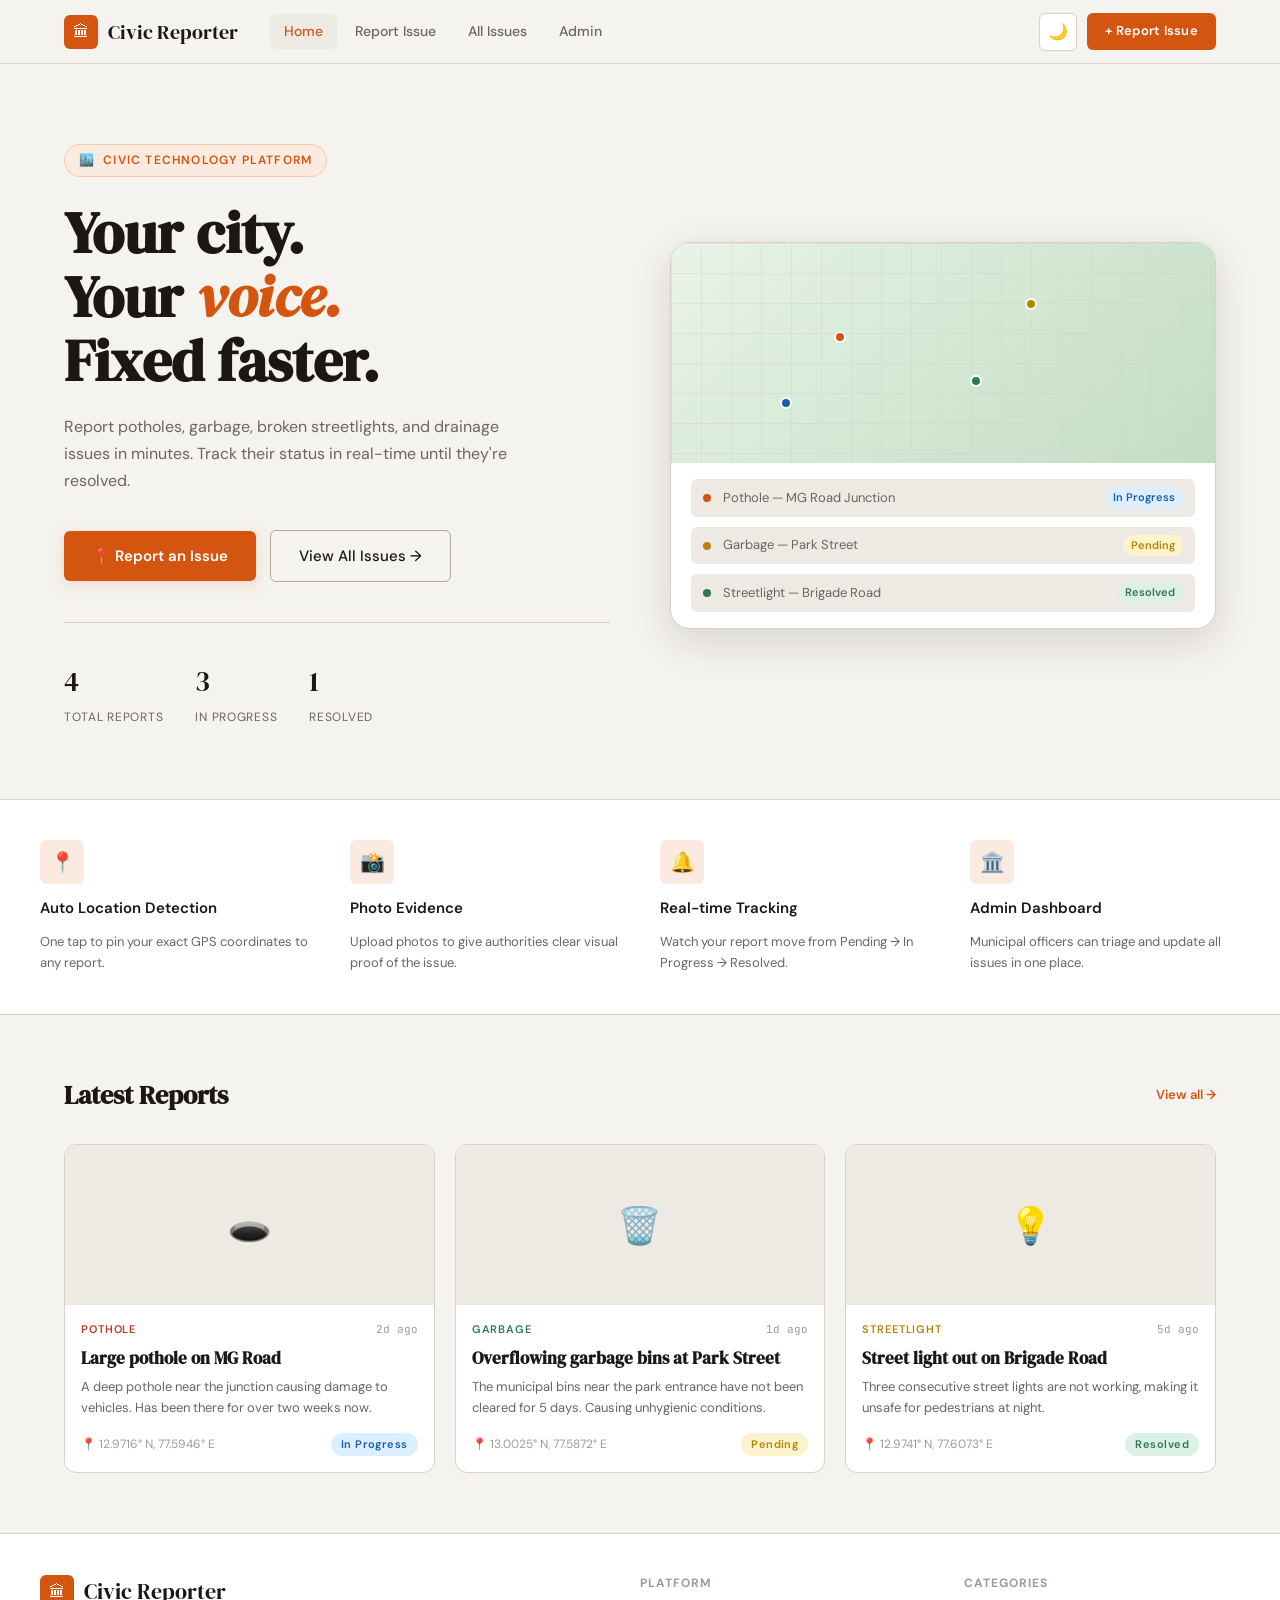
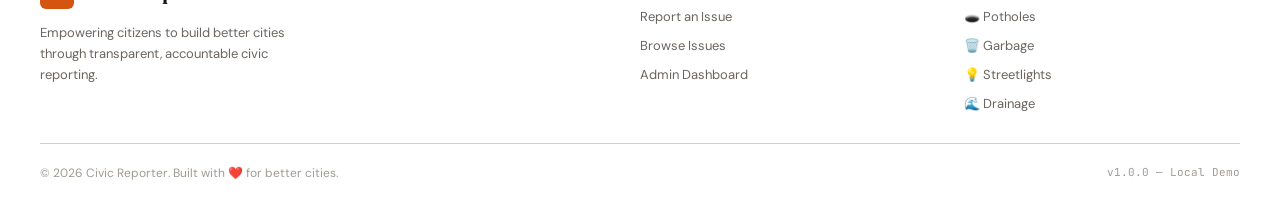
<file: civic-reporter/index.html>
<!DOCTYPE html>
<html lang="en" data-theme="light">
<head>
  <meta charset="UTF-8">
  <meta name="viewport" content="width=device-width, initial-scale=1.0">
  <title>Civic Reporter — Report. Track. Resolve.</title>
  <meta name="description" content="A civic-tech platform to report and track public issues like potholes, garbage, drainage failures and more.">
  <link rel="stylesheet" href="css/style.css">
  <link rel="icon" href="data:image/svg+xml,<svg xmlns='http://www.w3.org/2000/svg' viewBox='0 0 100 100'><text y='.9em' font-size='90'>🏛️</text></svg>">
</head>
<body>

  <!-- NAVBAR -->
  <nav class="navbar" role="navigation" aria-label="Main navigation">
    <div class="navbar-inner">
      <a href="index.html" class="logo" aria-label="Civic Reporter Home">
        <div class="logo-icon" aria-hidden="true">🏛</div>
        Civic Reporter
      </a>
      <div class="nav-links">
        <a href="index.html">Home</a>
        <a href="report.html">Report Issue</a>
        <a href="issues.html">All Issues</a>
        <a href="admin.html">Admin</a>
      </div>
      <div class="nav-actions">
        <button class="theme-toggle" aria-label="Toggle dark mode">🌙</button>
        <a href="report.html" class="btn-report-nav">+ Report Issue</a>
        <button class="hamburger" aria-label="Open menu" aria-expanded="false">
          <span></span><span></span><span></span>
        </button>
      </div>
    </div>
  </nav>

  <!-- MOBILE MENU -->
  <div class="mobile-menu" role="menu">
    <a href="index.html" role="menuitem">🏠 Home</a>
    <a href="report.html" role="menuitem">📍 Report Issue</a>
    <a href="issues.html" role="menuitem">📋 All Issues</a>
    <a href="admin.html" role="menuitem">🏛️ Admin</a>
  </div>

  <!-- HERO -->
  <main>
    <section class="hero" aria-label="Hero section">
      <div class="hero-content">
        <div class="hero-eyebrow">
          <span>🏙️</span> Civic Technology Platform
        </div>
        <h1 class="hero-title">
          Your city.<br>
          Your <em>voice.</em><br>
          Fixed faster.
        </h1>
        <p class="hero-desc">
          Report potholes, garbage, broken streetlights, and drainage issues in minutes.
          Track their status in real-time until they're resolved.
        </p>
        <div class="hero-cta">
          <a href="report.html" class="btn-primary">
            📍 Report an Issue
          </a>
          <a href="issues.html" class="btn-secondary">
            View All Issues →
          </a>
        </div>
        <div class="hero-stats">
          <div class="stat-item">
            <span class="stat-num" id="stat-total">0</span>
            <span class="stat-label">Total Reports</span>
          </div>
          <div class="stat-item">
            <span class="stat-num" id="stat-pending">0</span>
            <span class="stat-label">In Progress</span>
          </div>
          <div class="stat-item">
            <span class="stat-num" id="stat-resolved">0</span>
            <span class="stat-label">Resolved</span>
          </div>
        </div>
      </div>

      <!-- Hero Visual -->
      <div class="hero-visual" aria-hidden="true">
        <div class="hero-map-card">
          <div class="hero-map-bg">
            <div class="map-grid"></div>
            <div class="map-dot"></div>
            <div class="map-dot"></div>
            <div class="map-dot"></div>
            <div class="map-dot"></div>
          </div>
          <div class="hero-map-info">
            <div class="mini-issue-item">
              <div class="mini-issue-dot" style="background:var(--accent)"></div>
              <span class="mini-issue-text">Pothole — MG Road Junction</span>
              <span class="mini-issue-badge badge-progress">In Progress</span>
            </div>
            <div class="mini-issue-item">
              <div class="mini-issue-dot" style="background:var(--yellow)"></div>
              <span class="mini-issue-text">Garbage — Park Street</span>
              <span class="mini-issue-badge badge-pending">Pending</span>
            </div>
            <div class="mini-issue-item">
              <div class="mini-issue-dot" style="background:var(--green)"></div>
              <span class="mini-issue-text">Streetlight — Brigade Road</span>
              <span class="mini-issue-badge badge-resolved">Resolved</span>
            </div>
          </div>
        </div>
      </div>
    </section>

    <!-- FEATURES STRIP -->
    <section class="features-strip" aria-label="Platform features">
      <div class="features-inner">
        <div class="feature-item">
          <div class="feature-icon">📍</div>
          <div class="feature-title">Auto Location Detection</div>
          <p class="feature-text">One tap to pin your exact GPS coordinates to any report.</p>
        </div>
        <div class="feature-item">
          <div class="feature-icon">📸</div>
          <div class="feature-title">Photo Evidence</div>
          <p class="feature-text">Upload photos to give authorities clear visual proof of the issue.</p>
        </div>
        <div class="feature-item">
          <div class="feature-icon">🔔</div>
          <div class="feature-title">Real-time Tracking</div>
          <p class="feature-text">Watch your report move from Pending → In Progress → Resolved.</p>
        </div>
        <div class="feature-item">
          <div class="feature-icon">🏛️</div>
          <div class="feature-title">Admin Dashboard</div>
          <p class="feature-text">Municipal officers can triage and update all issues in one place.</p>
        </div>
      </div>
    </section>

    <!-- LATEST ISSUES -->
    <section aria-label="Latest reported issues">
      <div class="section-header">
        <h2 class="section-title">Latest Reports</h2>
        <a href="issues.html" class="section-link">View all →</a>
      </div>
      <div class="issues-grid" id="latest-issues-grid" role="list">
        <!-- Populated by app.js -->
      </div>
    </section>
  </main>

  <!-- FOOTER -->
  <footer role="contentinfo">
    <div class="footer-inner">
      <div class="footer-brand">
        <div class="footer-brand-logo">
          <div class="logo-icon" aria-hidden="true">🏛</div>
          Civic Reporter
        </div>
        <p class="footer-brand-desc">
          Empowering citizens to build better cities through transparent, accountable civic reporting.
        </p>
      </div>
      <div>
        <div class="footer-col-title">Platform</div>
        <nav class="footer-links">
          <a href="report.html">Report an Issue</a>
          <a href="issues.html">Browse Issues</a>
          <a href="admin.html">Admin Dashboard</a>
        </nav>
      </div>
      <div>
        <div class="footer-col-title">Categories</div>
        <nav class="footer-links">
          <a href="issues.html">🕳️ Potholes</a>
          <a href="issues.html">🗑️ Garbage</a>
          <a href="issues.html">💡 Streetlights</a>
          <a href="issues.html">🌊 Drainage</a>
        </nav>
      </div>
    </div>
    <div class="footer-bottom">
      <span class="footer-copy">© 2026 Civic Reporter. Built with ❤️ for better cities.</span>
      <span class="footer-copy" style="font-family:var(--font-mono);font-size:11px;">v1.0.0 — Local Demo</span>
    </div>
  </footer>

  <!-- Scripts -->
  <script src="js/storage.js"></script>
  <script src="js/utils.js"></script>
  <script src="js/ui.js"></script>
  <script src="js/app.js"></script>
</body>
</html>
</file>
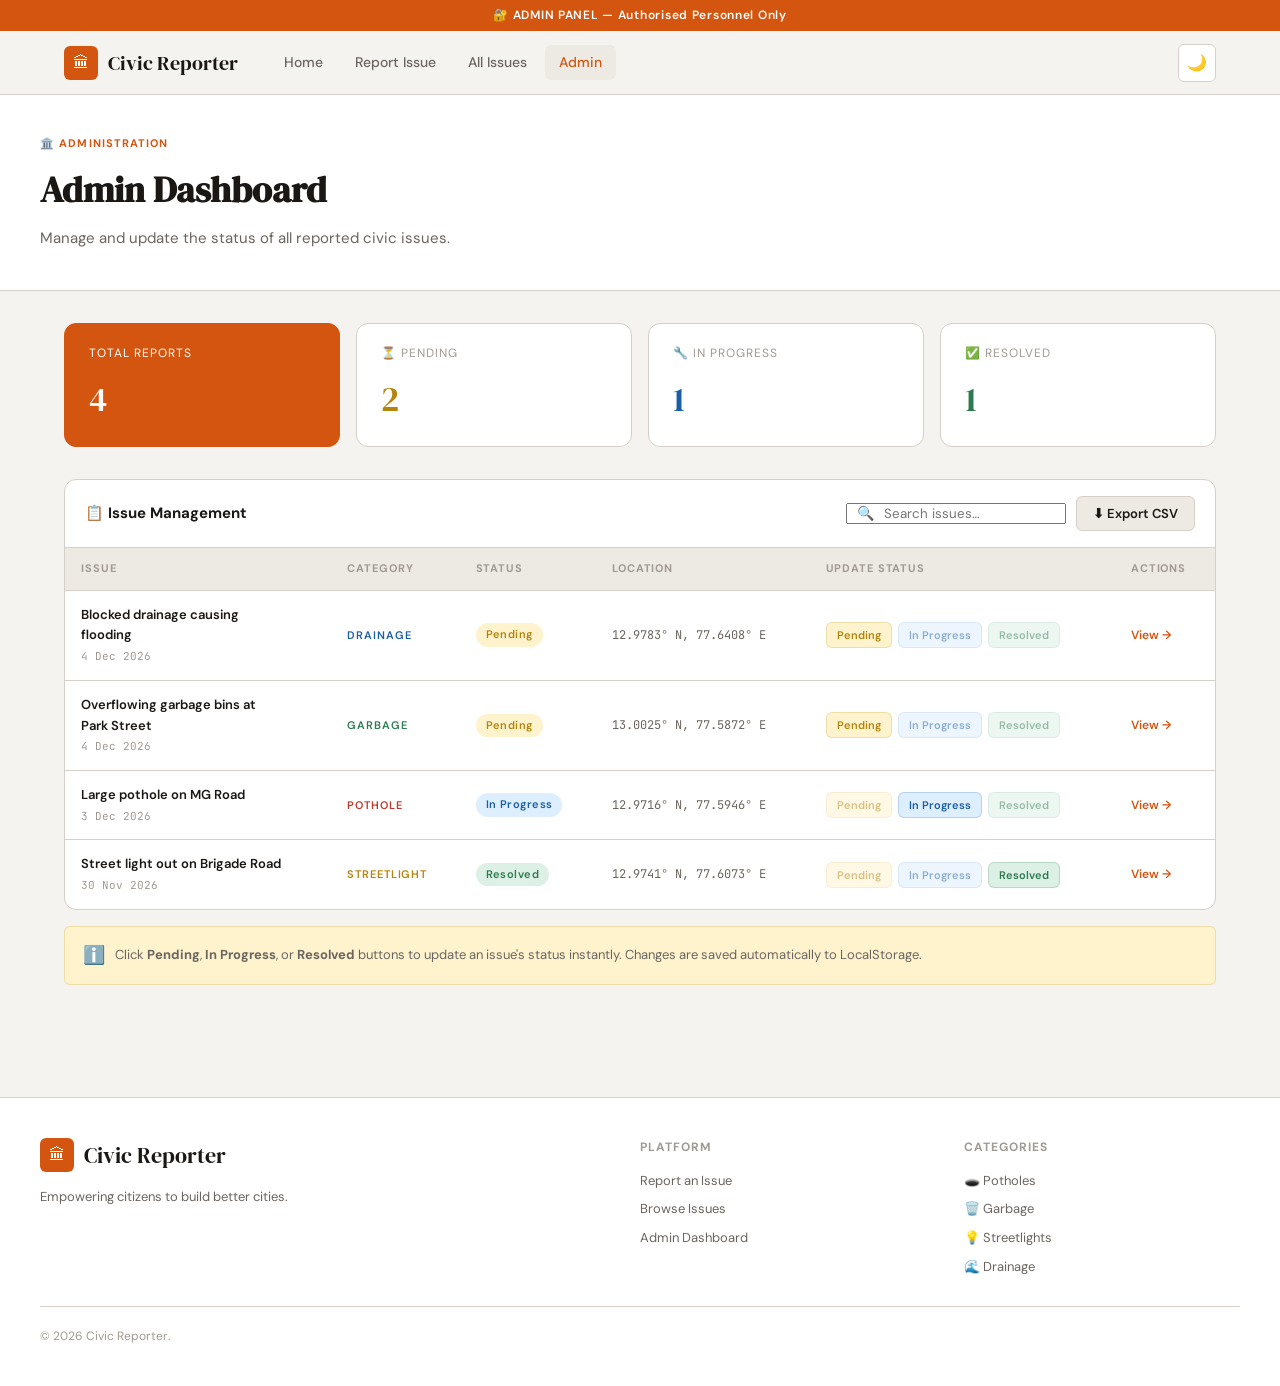
<file: civic-reporter/admin.html>
<!DOCTYPE html>
<html lang="en" data-theme="light">
<head>
  <meta charset="UTF-8">
  <meta name="viewport" content="width=device-width, initial-scale=1.0">
  <title>Admin Dashboard — Civic Reporter</title>
  <link rel="stylesheet" href="css/style.css">
  <link rel="icon" href="data:image/svg+xml,<svg xmlns='http://www.w3.org/2000/svg' viewBox='0 0 100 100'><text y='.9em' font-size='90'>🏛️</text></svg>">
  <style>
    /* Admin-only extra styles */
    .admin-header-bar {
      background: var(--accent);
      color: #fff;
      font-size: 12px;
      font-weight: 600;
      letter-spacing: 0.06em;
      text-align: center;
      padding: 6px 24px;
    }
    .admin-toolbar-right {
      display: flex;
      gap: 10px;
      align-items: center;
    }
    .btn-export {
      background: var(--bg-subtle);
      border: 1px solid var(--border);
      padding: 8px 16px;
      border-radius: var(--radius-sm);
      font-size: 13px;
      font-weight: 600;
      color: var(--text);
      cursor: pointer;
      display: flex;
      align-items: center;
      gap: 6px;
      transition: background var(--transition);
    }
    .btn-export:hover { background: var(--border); }
    .admin-search-wrapper {
      position: relative;
    }
    .admin-search-wrapper input {
      padding-left: 36px;
      width: 220px;
    }
    .admin-search-icon {
      position: absolute;
      left: 11px;
      top: 50%;
      transform: translateY(-50%);
      font-size: 14px;
      pointer-events: none;
    }
  </style>
</head>
<body>

  <!-- ADMIN BANNER -->
  <div class="admin-header-bar">
    🔐 ADMIN PANEL — Authorised Personnel Only
  </div>

  <!-- NAVBAR -->
  <nav class="navbar">
    <div class="navbar-inner">
      <a href="index.html" class="logo">
        <div class="logo-icon">🏛</div>
        Civic Reporter
      </a>
      <div class="nav-links">
        <a href="index.html">Home</a>
        <a href="report.html">Report Issue</a>
        <a href="issues.html">All Issues</a>
        <a href="admin.html">Admin</a>
      </div>
      <div class="nav-actions">
        <button class="theme-toggle" aria-label="Toggle dark mode">🌙</button>
        <button class="hamburger" aria-label="Open menu">
          <span></span><span></span><span></span>
        </button>
      </div>
    </div>
  </nav>
  <div class="mobile-menu">
    <a href="index.html">🏠 Home</a>
    <a href="report.html">📍 Report Issue</a>
    <a href="issues.html">📋 All Issues</a>
    <a href="admin.html">🏛️ Admin</a>
  </div>

  <!-- PAGE HERO -->
  <div class="page-hero">
    <div class="page-hero-inner">
      <div class="page-hero-tag">🏛️ Administration</div>
      <h1 class="page-hero-title">Admin Dashboard</h1>
      <p class="page-hero-sub">Manage and update the status of all reported civic issues.</p>
    </div>
  </div>

  <main>
    <div class="admin-container">

      <!-- Stats Row -->
      <div class="admin-stats-row">
        <div class="admin-stat-card accent-card">
          <div class="admin-stat-label">Total Reports</div>
          <div class="admin-stat-num" id="admin-stat-total">0</div>
        </div>
        <div class="admin-stat-card">
          <div class="admin-stat-label">⏳ Pending</div>
          <div class="admin-stat-num" id="admin-stat-pending" style="color:var(--yellow)">0</div>
        </div>
        <div class="admin-stat-card">
          <div class="admin-stat-label">🔧 In Progress</div>
          <div class="admin-stat-num" id="admin-stat-progress" style="color:var(--blue)">0</div>
        </div>
        <div class="admin-stat-card">
          <div class="admin-stat-label">✅ Resolved</div>
          <div class="admin-stat-num" id="admin-stat-resolved" style="color:var(--green)">0</div>
        </div>
      </div>

      <!-- Table Card -->
      <div class="table-card">
        <div class="table-toolbar">
          <span class="table-title">📋 Issue Management</span>
          <div class="admin-toolbar-right">
            <div class="admin-search-wrapper">
              <span class="admin-search-icon">🔍</span>
              <input
                type="search"
                id="admin-search"
                placeholder="Search issues…"
                autocomplete="off"
                aria-label="Search issues in admin"
              >
            </div>
            <button class="btn-export" id="export-btn" aria-label="Export as CSV">
              ⬇ Export CSV
            </button>
          </div>
        </div>

        <div class="table-wrapper" role="region" aria-label="Issues table" tabindex="0">
          <table aria-label="Civic issues management table">
            <thead>
              <tr>
                <th>Issue</th>
                <th>Category</th>
                <th>Status</th>
                <th>Location</th>
                <th>Update Status</th>
                <th>Actions</th>
              </tr>
            </thead>
            <tbody id="admin-tbody">
              <!-- Populated by app.js -->
            </tbody>
          </table>
        </div>
      </div>

      <!-- Help note -->
      <div style="margin-top:16px;padding:14px 18px;background:var(--yellow-light);border:1px solid rgba(181,132,10,0.2);border-radius:var(--radius-sm);display:flex;align-items:center;gap:10px;">
        <span style="font-size:18px;">ℹ️</span>
        <p style="font-size:13px;color:var(--text-muted);">
          Click <strong>Pending</strong>, <strong>In Progress</strong>, or <strong>Resolved</strong> buttons to update an issue's status instantly.
          Changes are saved automatically to LocalStorage.
        </p>
      </div>

    </div>
  </main>

  <!-- FOOTER -->
  <footer>
    <div class="footer-inner">
      <div class="footer-brand">
        <div class="footer-brand-logo"><div class="logo-icon">🏛</div> Civic Reporter</div>
        <p class="footer-brand-desc">Empowering citizens to build better cities.</p>
      </div>
      <div>
        <div class="footer-col-title">Platform</div>
        <nav class="footer-links">
          <a href="report.html">Report an Issue</a>
          <a href="issues.html">Browse Issues</a>
          <a href="admin.html">Admin Dashboard</a>
        </nav>
      </div>
      <div>
        <div class="footer-col-title">Categories</div>
        <nav class="footer-links">
          <a href="issues.html">🕳️ Potholes</a>
          <a href="issues.html">🗑️ Garbage</a>
          <a href="issues.html">💡 Streetlights</a>
          <a href="issues.html">🌊 Drainage</a>
        </nav>
      </div>
    </div>
    <div class="footer-bottom">
      <span class="footer-copy">© 2026 Civic Reporter.</span>
    </div>
  </footer>

  <script src="js/storage.js"></script>
  <script src="js/utils.js"></script>
  <script src="js/ui.js"></script>
  <script src="js/app.js"></script>
</body>
</html>
</file>
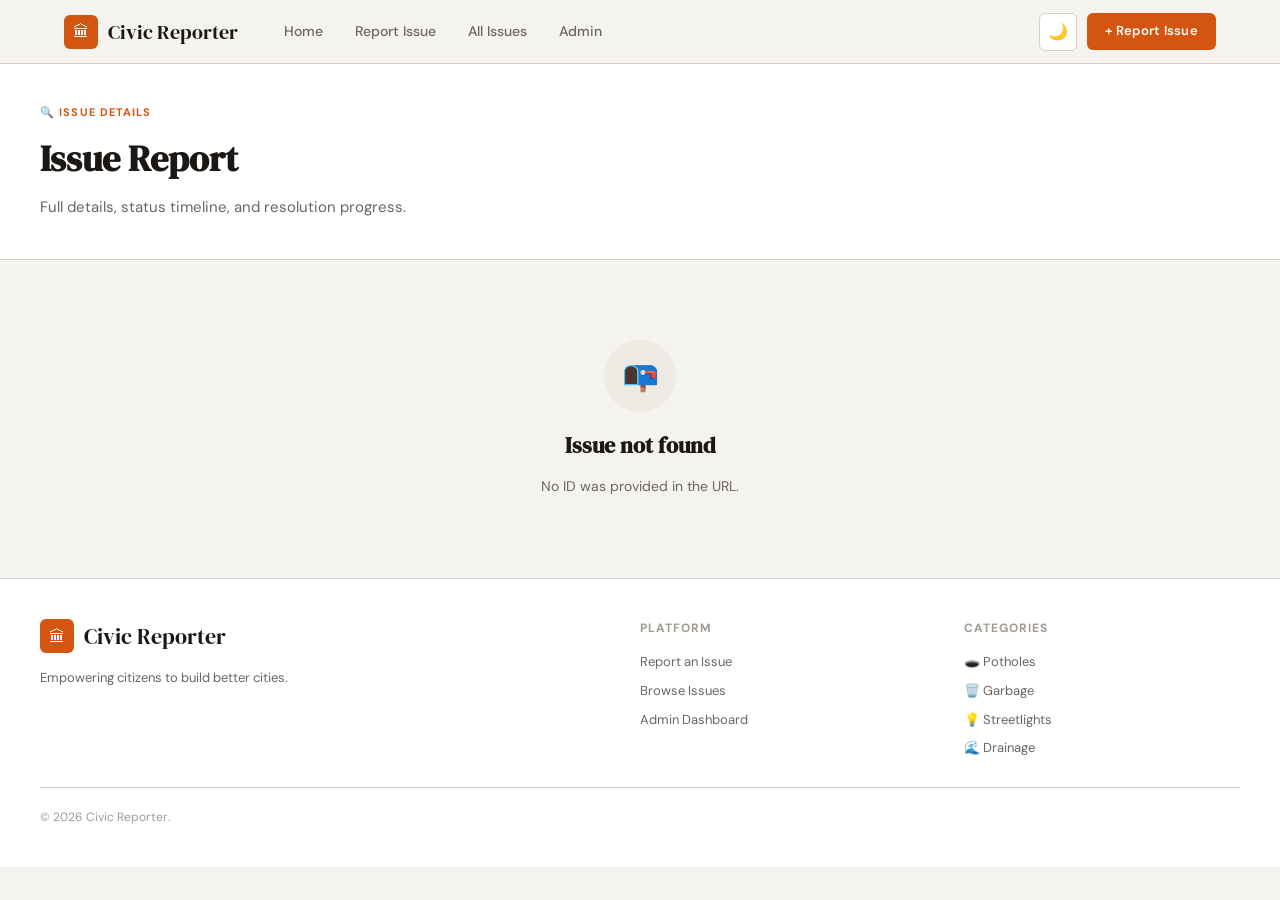
<file: civic-reporter/details.html>
<!DOCTYPE html>
<html lang="en" data-theme="light">
<head>
  <meta charset="UTF-8">
  <meta name="viewport" content="width=device-width, initial-scale=1.0">
  <title>Issue Details — Civic Reporter</title>
  <link rel="stylesheet" href="css/style.css">
  <link rel="icon" href="data:image/svg+xml,<svg xmlns='http://www.w3.org/2000/svg' viewBox='0 0 100 100'><text y='.9em' font-size='90'>🏛️</text></svg>">
</head>
<body>

  <!-- NAVBAR -->
  <nav class="navbar">
    <div class="navbar-inner">
      <a href="index.html" class="logo">
        <div class="logo-icon">🏛</div>
        Civic Reporter
      </a>
      <div class="nav-links">
        <a href="index.html">Home</a>
        <a href="report.html">Report Issue</a>
        <a href="issues.html">All Issues</a>
        <a href="admin.html">Admin</a>
      </div>
      <div class="nav-actions">
        <button class="theme-toggle" aria-label="Toggle dark mode">🌙</button>
        <a href="report.html" class="btn-report-nav">+ Report Issue</a>
        <button class="hamburger" aria-label="Open menu">
          <span></span><span></span><span></span>
        </button>
      </div>
    </div>
  </nav>
  <div class="mobile-menu">
    <a href="index.html">🏠 Home</a>
    <a href="report.html">📍 Report Issue</a>
    <a href="issues.html">📋 All Issues</a>
    <a href="admin.html">🏛️ Admin</a>
  </div>

  <!-- PAGE HERO -->
  <div class="page-hero">
    <div class="page-hero-inner">
      <div class="page-hero-tag">🔍 Issue Details</div>
      <h1 class="page-hero-title">Issue Report</h1>
      <p class="page-hero-sub">Full details, status timeline, and resolution progress.</p>
    </div>
  </div>

  <!-- DETAILS ROOT — populated by app.js -->
  <main id="details-root" style="padding-top:0;"></main>

  <!-- FOOTER -->
  <footer>
    <div class="footer-inner">
      <div class="footer-brand">
        <div class="footer-brand-logo"><div class="logo-icon">🏛</div> Civic Reporter</div>
        <p class="footer-brand-desc">Empowering citizens to build better cities.</p>
      </div>
      <div>
        <div class="footer-col-title">Platform</div>
        <nav class="footer-links">
          <a href="report.html">Report an Issue</a>
          <a href="issues.html">Browse Issues</a>
          <a href="admin.html">Admin Dashboard</a>
        </nav>
      </div>
      <div>
        <div class="footer-col-title">Categories</div>
        <nav class="footer-links">
          <a href="issues.html">🕳️ Potholes</a>
          <a href="issues.html">🗑️ Garbage</a>
          <a href="issues.html">💡 Streetlights</a>
          <a href="issues.html">🌊 Drainage</a>
        </nav>
      </div>
    </div>
    <div class="footer-bottom">
      <span class="footer-copy">© 2026 Civic Reporter.</span>
    </div>
  </footer>

  <script src="js/storage.js"></script>
  <script src="js/utils.js"></script>
  <script src="js/ui.js"></script>
  <script src="js/app.js"></script>
</body>
</html>
</file>
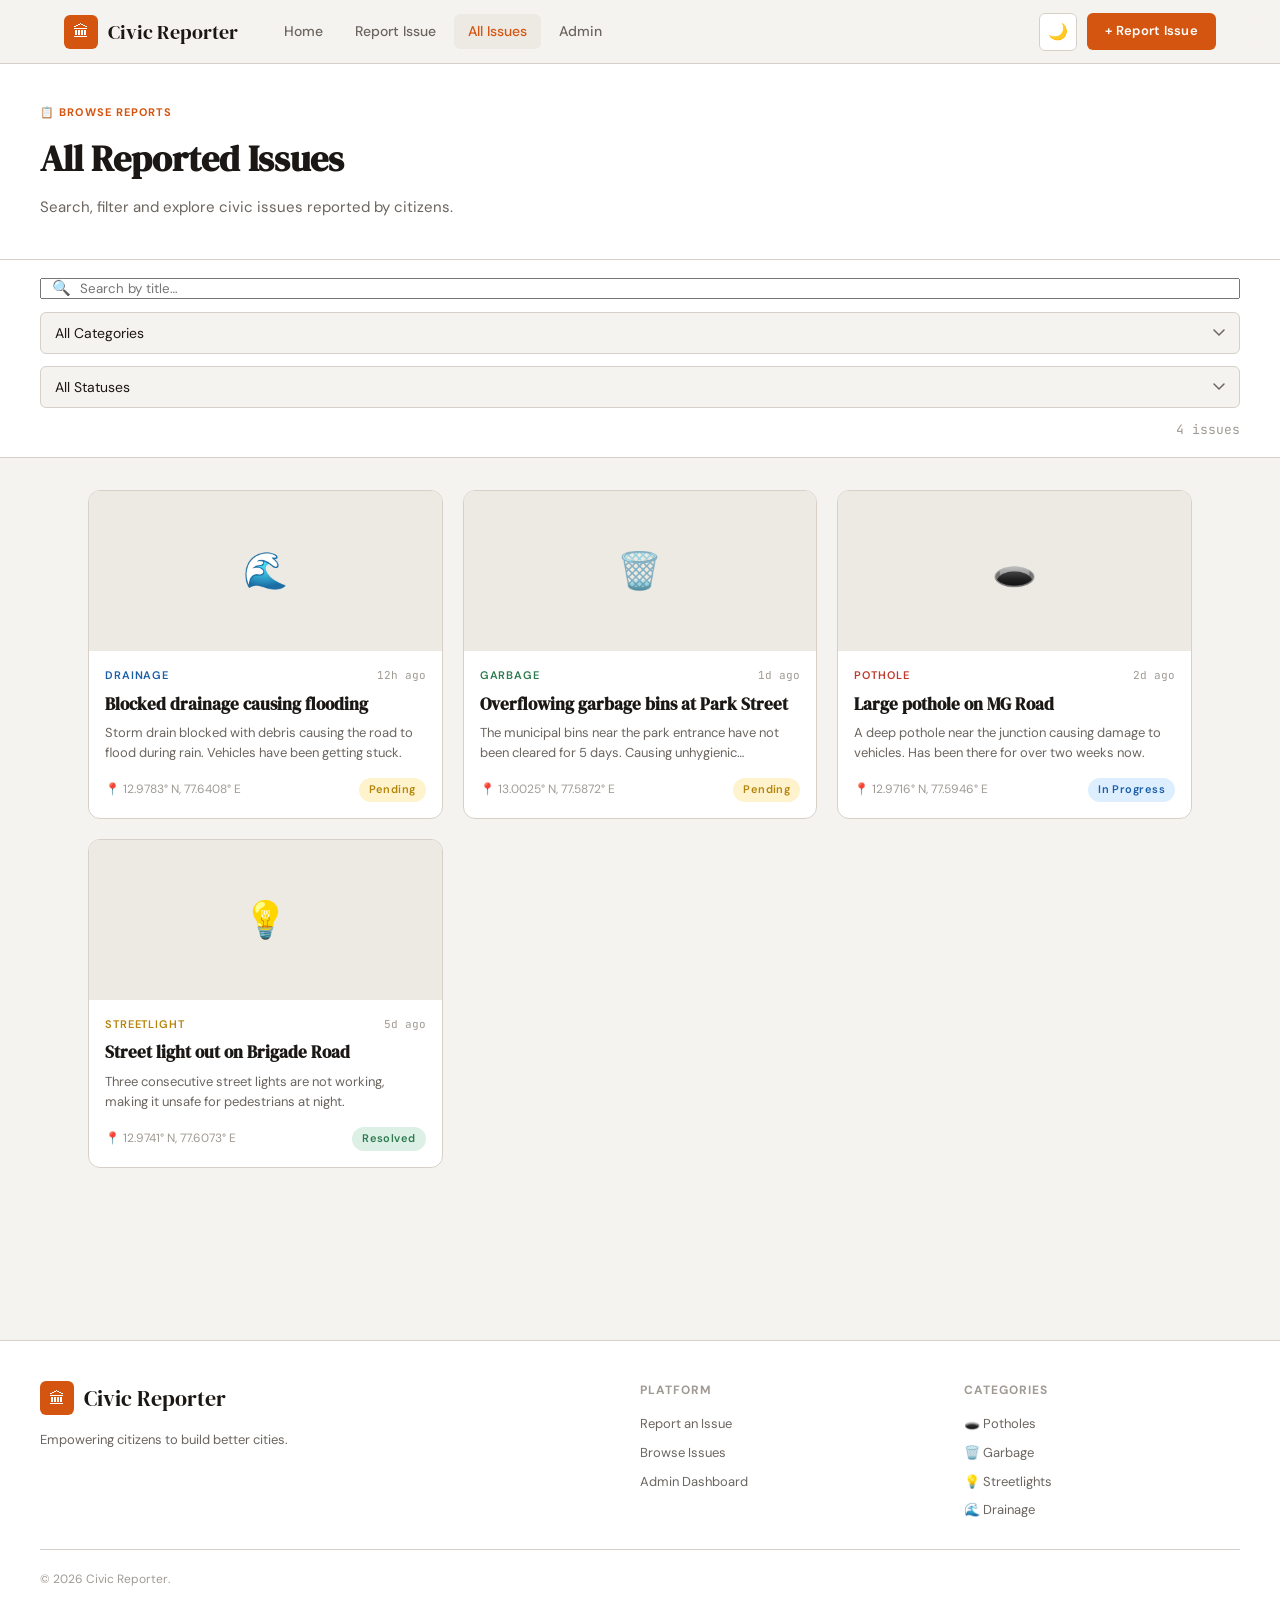
<file: civic-reporter/issues.html>
<!DOCTYPE html>
<html lang="en" data-theme="light">
<head>
  <meta charset="UTF-8">
  <meta name="viewport" content="width=device-width, initial-scale=1.0">
  <title>All Issues — Civic Reporter</title>
  <link rel="stylesheet" href="css/style.css">
  <link rel="icon" href="data:image/svg+xml,<svg xmlns='http://www.w3.org/2000/svg' viewBox='0 0 100 100'><text y='.9em' font-size='90'>🏛️</text></svg>">
</head>
<body>

  <!-- NAVBAR -->
  <nav class="navbar">
    <div class="navbar-inner">
      <a href="index.html" class="logo">
        <div class="logo-icon">🏛</div>
        Civic Reporter
      </a>
      <div class="nav-links">
        <a href="index.html">Home</a>
        <a href="report.html">Report Issue</a>
        <a href="issues.html">All Issues</a>
        <a href="admin.html">Admin</a>
      </div>
      <div class="nav-actions">
        <button class="theme-toggle" aria-label="Toggle dark mode">🌙</button>
        <a href="report.html" class="btn-report-nav">+ Report Issue</a>
        <button class="hamburger" aria-label="Open menu">
          <span></span><span></span><span></span>
        </button>
      </div>
    </div>
  </nav>
  <div class="mobile-menu">
    <a href="index.html">🏠 Home</a>
    <a href="report.html">📍 Report Issue</a>
    <a href="issues.html">📋 All Issues</a>
    <a href="admin.html">🏛️ Admin</a>
  </div>

  <!-- PAGE HERO -->
  <div class="page-hero">
    <div class="page-hero-inner">
      <div class="page-hero-tag">📋 Browse Reports</div>
      <h1 class="page-hero-title">All Reported Issues</h1>
      <p class="page-hero-sub">Search, filter and explore civic issues reported by citizens.</p>
    </div>
  </div>

  <!-- FILTERS BAR -->
  <div class="filters-bar" role="search" aria-label="Filter issues">
    <div class="filters-inner">
      <div class="search-input-wrapper">
        <span class="search-icon" aria-hidden="true">🔍</span>
        <input
          type="search"
          id="filter-search"
          class="filter-input"
          placeholder="Search by title…"
          autocomplete="off"
          aria-label="Search issues"
        >
      </div>

      <select id="filter-category" class="filter-select" aria-label="Filter by category">
        <option value="">All Categories</option>
        <option value="Pothole">🕳️ Pothole</option>
        <option value="Garbage">🗑️ Garbage</option>
        <option value="Streetlight">💡 Streetlight</option>
        <option value="Drainage">🌊 Drainage</option>
        <option value="Other">📌 Other</option>
      </select>

      <select id="filter-status" class="filter-select" aria-label="Filter by status">
        <option value="">All Statuses</option>
        <option value="Pending">⏳ Pending</option>
        <option value="In Progress">🔧 In Progress</option>
        <option value="Resolved">✅ Resolved</option>
      </select>

      <div class="issues-count" id="issues-count" aria-live="polite">—</div>
    </div>
  </div>

  <!-- ISSUES GRID -->
  <main>
    <div class="issues-main">
      <div class="issues-grid" id="issues-grid" role="list" aria-label="Issues list">
        <!-- Populated by app.js -->
      </div>
    </div>
  </main>

  <!-- FOOTER -->
  <footer>
    <div class="footer-inner">
      <div class="footer-brand">
        <div class="footer-brand-logo"><div class="logo-icon">🏛</div> Civic Reporter</div>
        <p class="footer-brand-desc">Empowering citizens to build better cities.</p>
      </div>
      <div>
        <div class="footer-col-title">Platform</div>
        <nav class="footer-links">
          <a href="report.html">Report an Issue</a>
          <a href="issues.html">Browse Issues</a>
          <a href="admin.html">Admin Dashboard</a>
        </nav>
      </div>
      <div>
        <div class="footer-col-title">Categories</div>
        <nav class="footer-links">
          <a href="issues.html">🕳️ Potholes</a>
          <a href="issues.html">🗑️ Garbage</a>
          <a href="issues.html">💡 Streetlights</a>
          <a href="issues.html">🌊 Drainage</a>
        </nav>
      </div>
    </div>
    <div class="footer-bottom">
      <span class="footer-copy">© 2026 Civic Reporter.</span>
    </div>
  </footer>

  <script src="js/storage.js"></script>
  <script src="js/utils.js"></script>
  <script src="js/ui.js"></script>
  <script src="js/app.js"></script>
</body>
</html>
</file>
<file: civic-reporter/css/style.css>
/* ============================================================
   CIVIC REPORTER — Global Stylesheet
   Design: Editorial civic-tech, ink + concrete aesthetic
   ============================================================ */

/* ---------- Google Fonts ---------- */
@import url('https://fonts.googleapis.com/css2?family=DM+Serif+Display:ital@0;1&family=DM+Sans:wght@300;400;500;600&family=JetBrains+Mono:wght@400;500&display=swap');

/* ---------- CSS Variables ---------- */
:root {
  --bg:           #f5f3ef;
  --bg-card:      #ffffff;
  --bg-subtle:    #ede9e3;
  --text:         #1a1714;
  --text-muted:   #6b6560;
  --text-faint:   #a09a94;
  --border:       #d6d0c8;
  --border-strong:#b0a898;

  --accent:       #d4550f;
  --accent-dark:  #b34009;
  --accent-light: #fbeadf;
  --accent-glow:  rgba(212,85,15,0.15);

  --green:        #2d7a4f;
  --green-light:  #ddf0e6;
  --yellow:       #b5840a;
  --yellow-light: #fef3cd;
  --blue:         #1a5ea8;
  --blue-light:   #ddeeff;
  --red:          #c0392b;
  --red-light:    #fde8e6;

  --shadow-sm:    0 1px 3px rgba(26,23,20,0.08);
  --shadow-md:    0 4px 16px rgba(26,23,20,0.1);
  --shadow-lg:    0 12px 40px rgba(26,23,20,0.14);

  --radius-sm:    6px;
  --radius-md:    12px;
  --radius-lg:    20px;
  --radius-xl:    32px;

  --font-display: 'DM Serif Display', Georgia, serif;
  --font-body:    'DM Sans', 'Helvetica Neue', sans-serif;
  --font-mono:    'JetBrains Mono', 'Courier New', monospace;

  --navbar-h:     64px;
  --transition:   0.22s cubic-bezier(0.4,0,0.2,1);
}

/* ---------- Dark Mode ---------- */
[data-theme="dark"] {
  --bg:           #141210;
  --bg-card:      #1e1c19;
  --bg-subtle:    #252220;
  --text:         #f0ece6;
  --text-muted:   #9a9490;
  --text-faint:   #625e5a;
  --border:       #2e2a26;
  --border-strong:#3e3a35;
  --accent-light: #2a1a0f;
  --green-light:  #0d2018;
  --yellow-light: #1e1600;
  --blue-light:   #0a1628;
  --red-light:    #200a08;
  --shadow-sm:    0 1px 3px rgba(0,0,0,0.3);
  --shadow-md:    0 4px 16px rgba(0,0,0,0.4);
  --shadow-lg:    0 12px 40px rgba(0,0,0,0.5);
}

/* ---------- Reset ---------- */
*, *::before, *::after { box-sizing: border-box; margin: 0; padding: 0; }
html { scroll-behavior: smooth; -webkit-font-smoothing: antialiased; }
body {
  font-family: var(--font-body);
  font-size: 15px;
  background: var(--bg);
  color: var(--text);
  line-height: 1.6;
  min-height: 100vh;
  transition: background var(--transition), color var(--transition);
}
img { max-width: 100%; display: block; }
a { color: inherit; text-decoration: none; }
ul { list-style: none; }
button { cursor: pointer; font-family: inherit; }
input, textarea, select { font-family: inherit; }

/* ---------- Scrollbar ---------- */
::-webkit-scrollbar { width: 6px; }
::-webkit-scrollbar-track { background: var(--bg-subtle); }
::-webkit-scrollbar-thumb { background: var(--border-strong); border-radius: 3px; }

/* ============================================================
   NAVBAR
   ============================================================ */
.navbar {
  position: sticky;
  top: 0;
  z-index: 100;
  height: var(--navbar-h);
  background: var(--bg);
  border-bottom: 1px solid var(--border);
  display: flex;
  align-items: center;
  backdrop-filter: blur(12px);
  background: rgba(245,243,239,0.9);
  transition: background var(--transition);
}
[data-theme="dark"] .navbar {
  background: rgba(20,18,16,0.9);
}
.navbar-inner {
  max-width: 1200px;
  width: 100%;
  margin: 0 auto;
  padding: 0 24px;
  display: flex;
  align-items: center;
  gap: 32px;
}
.logo {
  display: flex;
  align-items: center;
  gap: 10px;
  font-family: var(--font-display);
  font-size: 20px;
  color: var(--text);
  flex-shrink: 0;
}
.logo-icon {
  width: 34px;
  height: 34px;
  background: var(--accent);
  border-radius: var(--radius-sm);
  display: grid;
  place-items: center;
  color: #fff;
  font-size: 16px;
}
.nav-links {
  display: flex;
  align-items: center;
  gap: 4px;
  flex: 1;
}
.nav-links a {
  padding: 6px 14px;
  border-radius: var(--radius-sm);
  font-size: 14px;
  font-weight: 500;
  color: var(--text-muted);
  transition: background var(--transition), color var(--transition);
}
.nav-links a:hover,
.nav-links a.active {
  background: var(--bg-subtle);
  color: var(--text);
}
.nav-links a.active {
  color: var(--accent);
}
.nav-actions {
  display: flex;
  align-items: center;
  gap: 10px;
  margin-left: auto;
}
.btn-report-nav {
  background: var(--accent);
  color: #fff;
  border: none;
  padding: 8px 18px;
  border-radius: var(--radius-sm);
  font-size: 13px;
  font-weight: 600;
  letter-spacing: 0.02em;
  transition: background var(--transition), transform var(--transition);
}
.btn-report-nav:hover { background: var(--accent-dark); transform: translateY(-1px); }
.theme-toggle {
  width: 38px;
  height: 38px;
  border: 1px solid var(--border);
  background: var(--bg-card);
  border-radius: var(--radius-sm);
  display: grid;
  place-items: center;
  font-size: 16px;
  transition: background var(--transition), border var(--transition);
}
.theme-toggle:hover { background: var(--bg-subtle); }
.hamburger {
  display: none;
  width: 38px;
  height: 38px;
  border: 1px solid var(--border);
  background: var(--bg-card);
  border-radius: var(--radius-sm);
  flex-direction: column;
  align-items: center;
  justify-content: center;
  gap: 4px;
}
.hamburger span {
  display: block;
  width: 18px;
  height: 2px;
  background: var(--text);
  border-radius: 1px;
  transition: var(--transition);
}
.mobile-menu {
  display: none;
  position: fixed;
  top: var(--navbar-h);
  left: 0; right: 0;
  background: var(--bg-card);
  border-bottom: 1px solid var(--border);
  padding: 16px 24px;
  z-index: 99;
  flex-direction: column;
  gap: 4px;
}
.mobile-menu.open { display: flex; }
.mobile-menu a {
  padding: 10px 14px;
  border-radius: var(--radius-sm);
  font-size: 15px;
  font-weight: 500;
  color: var(--text-muted);
  transition: background var(--transition);
}
.mobile-menu a:hover, .mobile-menu a.active { background: var(--bg-subtle); color: var(--accent); }

/* ============================================================
   HERO (index.html)
   ============================================================ */
.hero {
  padding: 80px 24px 72px;
  max-width: 1200px;
  margin: 0 auto;
  display: grid;
  grid-template-columns: 1fr 1fr;
  align-items: center;
  gap: 60px;
}
.hero-eyebrow {
  display: inline-flex;
  align-items: center;
  gap: 8px;
  font-size: 12px;
  font-weight: 600;
  letter-spacing: 0.1em;
  text-transform: uppercase;
  color: var(--accent);
  background: var(--accent-light);
  border: 1px solid rgba(212,85,15,0.2);
  padding: 6px 14px;
  border-radius: 100px;
  margin-bottom: 24px;
}
.hero-title {
  font-family: var(--font-display);
  font-size: clamp(36px, 5vw, 58px);
  line-height: 1.1;
  color: var(--text);
  margin-bottom: 20px;
}
.hero-title em {
  font-style: italic;
  color: var(--accent);
}
.hero-desc {
  font-size: 16px;
  line-height: 1.7;
  color: var(--text-muted);
  max-width: 460px;
  margin-bottom: 36px;
}
.hero-cta {
  display: flex;
  align-items: center;
  gap: 14px;
  flex-wrap: wrap;
}
.btn-primary {
  background: var(--accent);
  color: #fff;
  border: none;
  padding: 13px 28px;
  border-radius: var(--radius-sm);
  font-size: 15px;
  font-weight: 600;
  display: inline-flex;
  align-items: center;
  gap: 8px;
  transition: background var(--transition), transform var(--transition), box-shadow var(--transition);
  box-shadow: 0 4px 16px var(--accent-glow);
}
.btn-primary:hover { background: var(--accent-dark); transform: translateY(-2px); box-shadow: 0 8px 24px var(--accent-glow); }
.btn-secondary {
  background: transparent;
  color: var(--text);
  border: 1px solid var(--border-strong);
  padding: 13px 28px;
  border-radius: var(--radius-sm);
  font-size: 15px;
  font-weight: 500;
  display: inline-flex;
  align-items: center;
  gap: 8px;
  transition: background var(--transition), border var(--transition), transform var(--transition);
}
.btn-secondary:hover { background: var(--bg-subtle); transform: translateY(-1px); }
.hero-stats {
  display: flex;
  gap: 32px;
  margin-top: 40px;
  padding-top: 36px;
  border-top: 1px solid var(--border);
}
.stat-item { display: flex; flex-direction: column; gap: 4px; }
.stat-num {
  font-family: var(--font-display);
  font-size: 28px;
  color: var(--text);
}
.stat-label { font-size: 12px; color: var(--text-muted); text-transform: uppercase; letter-spacing: 0.06em; }
.hero-visual {
  position: relative;
}
.hero-map-card {
  background: var(--bg-card);
  border: 1px solid var(--border);
  border-radius: var(--radius-lg);
  overflow: hidden;
  box-shadow: var(--shadow-lg);
}
.hero-map-bg {
  height: 220px;
  background: linear-gradient(135deg, #e8f4e8 0%, #d4e8d4 50%, #c4dcc4 100%);
  position: relative;
  overflow: hidden;
}
[data-theme="dark"] .hero-map-bg { background: linear-gradient(135deg, #0e1f0e 0%, #162216 50%, #1c2b1c 100%); }
.map-grid {
  position: absolute;
  inset: 0;
  background-image: linear-gradient(var(--border) 1px, transparent 1px),
                    linear-gradient(90deg, var(--border) 1px, transparent 1px);
  background-size: 30px 30px;
  opacity: 0.4;
}
.map-dot {
  position: absolute;
  width: 12px;
  height: 12px;
  border-radius: 50%;
  border: 2px solid #fff;
  animation: pulse-dot 2s ease infinite;
}
.map-dot:nth-child(2) { background: var(--accent); top: 40%; left: 30%; animation-delay: 0s; }
.map-dot:nth-child(3) { background: var(--green); top: 60%; left: 55%; animation-delay: 0.5s; }
.map-dot:nth-child(4) { background: var(--yellow); top: 25%; left: 65%; animation-delay: 1s; }
.map-dot:nth-child(5) { background: var(--blue); top: 70%; left: 20%; animation-delay: 1.5s; }
@keyframes pulse-dot {
  0%, 100% { box-shadow: 0 0 0 0 currentColor; }
  50% { box-shadow: 0 0 0 6px rgba(0,0,0,0); }
}
.hero-map-info {
  padding: 16px 20px;
  display: flex;
  flex-direction: column;
  gap: 10px;
}
.mini-issue-item {
  display: flex;
  align-items: center;
  gap: 12px;
  padding: 8px 12px;
  background: var(--bg-subtle);
  border-radius: var(--radius-sm);
}
.mini-issue-dot {
  width: 8px;
  height: 8px;
  border-radius: 50%;
  flex-shrink: 0;
}
.mini-issue-text { font-size: 13px; color: var(--text-muted); flex: 1; }
.mini-issue-badge {
  font-size: 11px;
  font-weight: 600;
  padding: 2px 8px;
  border-radius: 100px;
}

/* ============================================================
   SECTION HEADERS
   ============================================================ */
.section-header {
  max-width: 1200px;
  margin: 0 auto;
  padding: 0 24px;
  display: flex;
  align-items: center;
  justify-content: space-between;
  margin-bottom: 28px;
}
.section-title {
  font-family: var(--font-display);
  font-size: 26px;
  color: var(--text);
}
.section-link {
  font-size: 13px;
  font-weight: 600;
  color: var(--accent);
  display: flex;
  align-items: center;
  gap: 6px;
}
.section-link:hover { text-decoration: underline; }

/* ============================================================
   ISSUE CARDS
   ============================================================ */
.issues-grid {
  max-width: 1200px;
  margin: 0 auto;
  padding: 0 24px 60px;
  display: grid;
  grid-template-columns: repeat(auto-fill, minmax(300px, 1fr));
  gap: 20px;
}
.issue-card {
  background: var(--bg-card);
  border: 1px solid var(--border);
  border-radius: var(--radius-md);
  overflow: hidden;
  cursor: pointer;
  transition: transform var(--transition), box-shadow var(--transition), border-color var(--transition);
  animation: card-in 0.4s ease both;
}
@keyframes card-in {
  from { opacity: 0; transform: translateY(12px); }
  to   { opacity: 1; transform: translateY(0); }
}
.issue-card:hover {
  transform: translateY(-4px);
  box-shadow: var(--shadow-md);
  border-color: var(--border-strong);
}
.card-image {
  width: 100%;
  height: 160px;
  object-fit: cover;
  background: var(--bg-subtle);
}
.card-image-placeholder {
  width: 100%;
  height: 160px;
  background: var(--bg-subtle);
  display: flex;
  align-items: center;
  justify-content: center;
  font-size: 36px;
  color: var(--text-faint);
}
.card-body {
  padding: 16px;
}
.card-meta {
  display: flex;
  align-items: center;
  justify-content: space-between;
  margin-bottom: 8px;
}
.card-category {
  font-size: 11px;
  font-weight: 600;
  text-transform: uppercase;
  letter-spacing: 0.08em;
  color: var(--accent);
}
.card-date {
  font-size: 11px;
  color: var(--text-faint);
  font-family: var(--font-mono);
}
.card-title {
  font-family: var(--font-display);
  font-size: 17px;
  line-height: 1.3;
  color: var(--text);
  margin-bottom: 8px;
  display: -webkit-box;
  -webkit-line-clamp: 2;
  -webkit-box-orient: vertical;
  overflow: hidden;
}
.card-desc {
  font-size: 13px;
  color: var(--text-muted);
  line-height: 1.6;
  margin-bottom: 14px;
  display: -webkit-box;
  -webkit-line-clamp: 2;
  -webkit-box-orient: vertical;
  overflow: hidden;
}
.card-footer {
  display: flex;
  align-items: center;
  justify-content: space-between;
}
.card-location {
  font-size: 12px;
  color: var(--text-faint);
  display: flex;
  align-items: center;
  gap: 4px;
}

/* ============================================================
   STATUS BADGES
   ============================================================ */
.badge {
  display: inline-flex;
  align-items: center;
  gap: 5px;
  font-size: 11px;
  font-weight: 600;
  padding: 3px 10px;
  border-radius: 100px;
  letter-spacing: 0.04em;
}
.badge-pending   { background: var(--yellow-light); color: var(--yellow); }
.badge-progress  { background: var(--blue-light);   color: var(--blue); }
.badge-resolved  { background: var(--green-light);  color: var(--green); }

/* ============================================================
   CATEGORY BADGE COLORS
   ============================================================ */
.cat-pothole     { color: #c0392b; }
.cat-garbage     { color: #2d7a4f; }
.cat-streetlight { color: #b5840a; }
.cat-drainage    { color: #1a5ea8; }
.cat-other       { color: var(--text-muted); }

/* ============================================================
   FEATURES STRIP (index.html)
   ============================================================ */
.features-strip {
  background: var(--bg-card);
  border-top: 1px solid var(--border);
  border-bottom: 1px solid var(--border);
  padding: 40px 24px;
  margin-bottom: 60px;
}
.features-inner {
  max-width: 1200px;
  margin: 0 auto;
  display: grid;
  grid-template-columns: repeat(auto-fit, minmax(200px, 1fr));
  gap: 40px;
}
.feature-item {
  display: flex;
  flex-direction: column;
  gap: 12px;
}
.feature-icon {
  width: 44px;
  height: 44px;
  background: var(--accent-light);
  color: var(--accent);
  border-radius: var(--radius-sm);
  display: grid;
  place-items: center;
  font-size: 20px;
}
.feature-title { font-weight: 600; font-size: 15px; }
.feature-text  { font-size: 13px; color: var(--text-muted); line-height: 1.6; }

/* ============================================================
   PAGE HERO (sub-pages)
   ============================================================ */
.page-hero {
  background: var(--bg-card);
  border-bottom: 1px solid var(--border);
  padding: 40px 24px;
}
.page-hero-inner {
  max-width: 1200px;
  margin: 0 auto;
}
.page-hero-tag {
  font-size: 11px;
  font-weight: 700;
  letter-spacing: 0.1em;
  text-transform: uppercase;
  color: var(--accent);
  margin-bottom: 8px;
}
.page-hero-title {
  font-family: var(--font-display);
  font-size: 36px;
  color: var(--text);
  margin-bottom: 8px;
}
.page-hero-sub {
  font-size: 15px;
  color: var(--text-muted);
}

/* ============================================================
   REPORT FORM
   ============================================================ */
.form-container {
  max-width: 720px;
  margin: 48px auto;
  padding: 0 24px 80px;
}
.form-card {
  background: var(--bg-card);
  border: 1px solid var(--border);
  border-radius: var(--radius-lg);
  padding: 40px;
  box-shadow: var(--shadow-sm);
}
.form-section-title {
  font-family: var(--font-display);
  font-size: 20px;
  margin-bottom: 24px;
  padding-bottom: 16px;
  border-bottom: 1px solid var(--border);
  display: flex;
  align-items: center;
  gap: 10px;
}
.form-section-title span {
  width: 28px;
  height: 28px;
  background: var(--accent);
  color: #fff;
  border-radius: 50%;
  display: grid;
  place-items: center;
  font-size: 13px;
  font-family: var(--font-body);
  font-weight: 700;
}
.form-row { margin-bottom: 24px; }
.form-row-2 {
  display: grid;
  grid-template-columns: 1fr 1fr;
  gap: 20px;
  margin-bottom: 24px;
}
label {
  display: block;
  font-size: 13px;
  font-weight: 600;
  color: var(--text);
  margin-bottom: 8px;
  letter-spacing: 0.01em;
}
label span.required { color: var(--accent); margin-left: 2px; }
input[type="text"],
input[type="email"],
textarea,
select {
  width: 100%;
  padding: 11px 14px;
  background: var(--bg);
  border: 1px solid var(--border);
  border-radius: var(--radius-sm);
  font-size: 14px;
  color: var(--text);
  transition: border-color var(--transition), box-shadow var(--transition);
  outline: none;
}
input[type="text"]:focus,
input[type="email"]:focus,
textarea:focus,
select:focus {
  border-color: var(--accent);
  box-shadow: 0 0 0 3px var(--accent-glow);
}
input.error, textarea.error, select.error {
  border-color: var(--red) !important;
  box-shadow: 0 0 0 3px rgba(192,57,43,0.12) !important;
}
.field-error {
  font-size: 12px;
  color: var(--red);
  margin-top: 6px;
  display: flex;
  align-items: center;
  gap: 4px;
}
textarea { resize: vertical; min-height: 100px; }
select { appearance: none; background-image: url("data:image/svg+xml,%3Csvg xmlns='http://www.w3.org/2000/svg' width='12' height='8' viewBox='0 0 12 8'%3E%3Cpath d='M1 1l5 5 5-5' stroke='%236b6560' stroke-width='1.5' fill='none' stroke-linecap='round'/%3E%3C/svg%3E"); background-repeat: no-repeat; background-position: right 14px center; padding-right: 40px; }

/* Image Upload */
.upload-area {
  border: 2px dashed var(--border-strong);
  border-radius: var(--radius-md);
  padding: 32px;
  text-align: center;
  cursor: pointer;
  transition: border-color var(--transition), background var(--transition);
  position: relative;
}
.upload-area:hover { border-color: var(--accent); background: var(--accent-light); }
.upload-area input[type="file"] {
  position: absolute;
  inset: 0;
  opacity: 0;
  cursor: pointer;
  width: 100%;
  height: 100%;
}
.upload-icon { font-size: 32px; margin-bottom: 10px; color: var(--text-faint); }
.upload-text { font-size: 14px; color: var(--text-muted); }
.upload-hint { font-size: 12px; color: var(--text-faint); margin-top: 4px; }
.image-preview-wrapper {
  margin-top: 16px;
  display: none;
  position: relative;
}
.image-preview-wrapper.visible { display: block; }
.image-preview-wrapper img {
  width: 100%;
  height: 200px;
  object-fit: cover;
  border-radius: var(--radius-sm);
  border: 1px solid var(--border);
}
.remove-preview {
  position: absolute;
  top: 8px;
  right: 8px;
  width: 28px;
  height: 28px;
  background: rgba(0,0,0,0.6);
  color: #fff;
  border: none;
  border-radius: 50%;
  font-size: 16px;
  display: grid;
  place-items: center;
  transition: background var(--transition);
}
.remove-preview:hover { background: var(--red); }

/* Location */
.location-field {
  display: flex;
  gap: 10px;
}
.location-field input { flex: 1; }
.btn-locate {
  background: var(--bg-subtle);
  border: 1px solid var(--border);
  border-radius: var(--radius-sm);
  padding: 11px 16px;
  font-size: 13px;
  font-weight: 600;
  color: var(--text);
  display: flex;
  align-items: center;
  gap: 6px;
  white-space: nowrap;
  transition: background var(--transition);
}
.btn-locate:hover { background: var(--border); }
.btn-locate.loading { opacity: 0.7; pointer-events: none; }

/* Form submit */
.form-actions {
  margin-top: 32px;
  padding-top: 24px;
  border-top: 1px solid var(--border);
  display: flex;
  justify-content: flex-end;
  gap: 12px;
}
.btn-submit {
  background: var(--accent);
  color: #fff;
  border: none;
  padding: 12px 32px;
  border-radius: var(--radius-sm);
  font-size: 15px;
  font-weight: 600;
  display: flex;
  align-items: center;
  gap: 8px;
  transition: background var(--transition), transform var(--transition);
}
.btn-submit:hover { background: var(--accent-dark); transform: translateY(-1px); }
.btn-submit:disabled { opacity: 0.6; pointer-events: none; }
.btn-reset {
  background: transparent;
  border: 1px solid var(--border);
  padding: 12px 20px;
  border-radius: var(--radius-sm);
  font-size: 14px;
  color: var(--text-muted);
  transition: background var(--transition);
}
.btn-reset:hover { background: var(--bg-subtle); }

/* ============================================================
   FILTERS BAR (issues.html)
   ============================================================ */
.filters-bar {
  background: var(--bg-card);
  border-bottom: 1px solid var(--border);
  padding: 16px 24px;
  position: sticky;
  top: var(--navbar-h);
  z-index: 50;
}
.filters-inner {
  max-width: 1200px;
  margin: 0 auto;
  display: flex;
  align-items: center;
  gap: 12px;
  flex-wrap: wrap;
}
.search-input-wrapper {
  position: relative;
  flex: 1;
  min-width: 200px;
}
.search-icon {
  position: absolute;
  left: 12px;
  top: 50%;
  transform: translateY(-50%);
  color: var(--text-faint);
  font-size: 15px;
  pointer-events: none;
}
.search-input-wrapper input {
  padding-left: 38px;
  width: 100%;
}
.filter-select {
  min-width: 140px;
}
.issues-count {
  font-size: 13px;
  color: var(--text-faint);
  font-family: var(--font-mono);
  white-space: nowrap;
  margin-left: auto;
}

/* Issues Page main */
.issues-main {
  max-width: 1200px;
  margin: 32px auto;
  padding: 0 24px 80px;
}

/* ============================================================
   DETAILS PAGE
   ============================================================ */
.details-container {
  max-width: 900px;
  margin: 48px auto;
  padding: 0 24px 80px;
  display: grid;
  grid-template-columns: 1fr 340px;
  gap: 32px;
}
.details-main-card {
  background: var(--bg-card);
  border: 1px solid var(--border);
  border-radius: var(--radius-lg);
  overflow: hidden;
}
.details-image {
  width: 100%;
  height: 300px;
  object-fit: cover;
}
.details-image-placeholder {
  width: 100%;
  height: 200px;
  background: var(--bg-subtle);
  display: flex;
  align-items: center;
  justify-content: center;
  font-size: 56px;
  color: var(--text-faint);
}
.details-content {
  padding: 28px;
}
.details-category {
  font-size: 11px;
  font-weight: 700;
  text-transform: uppercase;
  letter-spacing: 0.1em;
  color: var(--accent);
  margin-bottom: 10px;
}
.details-title {
  font-family: var(--font-display);
  font-size: 30px;
  line-height: 1.2;
  margin-bottom: 16px;
}
.details-desc {
  font-size: 15px;
  line-height: 1.7;
  color: var(--text-muted);
  margin-bottom: 24px;
}
.details-meta-grid {
  display: grid;
  grid-template-columns: 1fr 1fr;
  gap: 16px;
  padding-top: 20px;
  border-top: 1px solid var(--border);
}
.meta-item { display: flex; flex-direction: column; gap: 4px; }
.meta-label { font-size: 11px; font-weight: 600; text-transform: uppercase; letter-spacing: 0.08em; color: var(--text-faint); }
.meta-value { font-size: 14px; color: var(--text); font-family: var(--font-mono); }

/* Sidebar */
.details-sidebar { display: flex; flex-direction: column; gap: 20px; }
.sidebar-card {
  background: var(--bg-card);
  border: 1px solid var(--border);
  border-radius: var(--radius-md);
  padding: 20px;
}
.sidebar-card-title {
  font-weight: 700;
  font-size: 13px;
  text-transform: uppercase;
  letter-spacing: 0.08em;
  color: var(--text-faint);
  margin-bottom: 16px;
}

/* Status Timeline */
.timeline {
  display: flex;
  flex-direction: column;
  gap: 0;
  position: relative;
}
.timeline-item {
  display: flex;
  align-items: flex-start;
  gap: 14px;
  padding-bottom: 20px;
  position: relative;
}
.timeline-item:last-child { padding-bottom: 0; }
.timeline-item::before {
  content: '';
  position: absolute;
  left: 11px;
  top: 24px;
  bottom: 0;
  width: 2px;
  background: var(--border);
}
.timeline-item:last-child::before { display: none; }
.timeline-dot {
  width: 24px;
  height: 24px;
  border-radius: 50%;
  border: 2px solid var(--border);
  background: var(--bg);
  display: grid;
  place-items: center;
  font-size: 10px;
  flex-shrink: 0;
  z-index: 1;
}
.timeline-dot.active {
  border-color: var(--accent);
  background: var(--accent);
  color: #fff;
}
.timeline-dot.done {
  border-color: var(--green);
  background: var(--green);
  color: #fff;
}
.timeline-info { flex: 1; }
.timeline-label { font-size: 14px; font-weight: 600; color: var(--text); }
.timeline-date  { font-size: 12px; color: var(--text-faint); font-family: var(--font-mono); }

/* ============================================================
   ADMIN PANEL
   ============================================================ */
.admin-container {
  max-width: 1200px;
  margin: 32px auto;
  padding: 0 24px 80px;
}
.admin-stats-row {
  display: grid;
  grid-template-columns: repeat(auto-fit, minmax(180px, 1fr));
  gap: 16px;
  margin-bottom: 32px;
}
.admin-stat-card {
  background: var(--bg-card);
  border: 1px solid var(--border);
  border-radius: var(--radius-md);
  padding: 20px 24px;
}
.admin-stat-label { font-size: 12px; text-transform: uppercase; letter-spacing: 0.08em; color: var(--text-faint); margin-bottom: 8px; }
.admin-stat-num { font-family: var(--font-display); font-size: 34px; color: var(--text); }
.admin-stat-card.accent-card { background: var(--accent); border-color: var(--accent); }
.admin-stat-card.accent-card .admin-stat-label,
.admin-stat-card.accent-card .admin-stat-num { color: #fff; }

.table-card {
  background: var(--bg-card);
  border: 1px solid var(--border);
  border-radius: var(--radius-md);
  overflow: hidden;
}
.table-toolbar {
  padding: 16px 20px;
  border-bottom: 1px solid var(--border);
  display: flex;
  align-items: center;
  justify-content: space-between;
  gap: 12px;
}
.table-title { font-weight: 700; font-size: 15px; }
.table-wrapper { overflow-x: auto; }
table { width: 100%; border-collapse: collapse; }
thead tr { background: var(--bg-subtle); }
th {
  padding: 12px 16px;
  text-align: left;
  font-size: 11px;
  font-weight: 700;
  text-transform: uppercase;
  letter-spacing: 0.08em;
  color: var(--text-faint);
  white-space: nowrap;
  border-bottom: 1px solid var(--border);
}
td {
  padding: 14px 16px;
  font-size: 13px;
  border-bottom: 1px solid var(--border);
  vertical-align: middle;
}
tbody tr:last-child td { border-bottom: none; }
tbody tr:hover { background: var(--bg-subtle); }
.td-title { font-weight: 600; color: var(--text); max-width: 200px; }
.td-title-sub { font-size: 11px; color: var(--text-faint); margin-top: 2px; font-family: var(--font-mono); }
.status-btn-group { display: flex; gap: 6px; flex-wrap: wrap; }
.status-btn {
  padding: 5px 10px;
  border-radius: var(--radius-sm);
  font-size: 11px;
  font-weight: 600;
  border: 1px solid transparent;
  transition: background var(--transition), opacity var(--transition);
  cursor: pointer;
}
.status-btn.pending  { background: var(--yellow-light); color: var(--yellow); border-color: rgba(181,132,10,0.2); }
.status-btn.progress { background: var(--blue-light);   color: var(--blue);   border-color: rgba(26,94,168,0.2); }
.status-btn.resolved { background: var(--green-light);  color: var(--green);  border-color: rgba(45,122,79,0.2); }
.status-btn.active   { opacity: 1; ring: 2px solid; }
.status-btn:not(.active) { opacity: 0.5; }
.status-btn:hover { opacity: 1; }

/* ============================================================
   EMPTY STATE
   ============================================================ */
.empty-state {
  text-align: center;
  padding: 80px 24px;
  display: flex;
  flex-direction: column;
  align-items: center;
  gap: 12px;
}
.empty-icon {
  width: 72px;
  height: 72px;
  background: var(--bg-subtle);
  border-radius: 50%;
  display: grid;
  place-items: center;
  font-size: 30px;
  color: var(--text-faint);
  margin-bottom: 4px;
}
.empty-title { font-family: var(--font-display); font-size: 22px; color: var(--text); }
.empty-text  { font-size: 14px; color: var(--text-muted); max-width: 320px; }

/* ============================================================
   SKELETON LOADERS
   ============================================================ */
.skeleton {
  background: linear-gradient(90deg, var(--bg-subtle) 25%, var(--bg-card) 50%, var(--bg-subtle) 75%);
  background-size: 200% 100%;
  animation: shimmer 1.4s infinite;
  border-radius: var(--radius-sm);
}
@keyframes shimmer {
  0%   { background-position: 200% 0; }
  100% { background-position: -200% 0; }
}
.skeleton-card {
  background: var(--bg-card);
  border: 1px solid var(--border);
  border-radius: var(--radius-md);
  overflow: hidden;
}
.skeleton-img  { height: 160px; }
.skeleton-body { padding: 16px; display: flex; flex-direction: column; gap: 10px; }
.skeleton-line { height: 12px; }
.skeleton-line.w-80 { width: 80%; }
.skeleton-line.w-60 { width: 60%; }
.skeleton-line.w-40 { width: 40%; }
.skeleton-line.h-16 { height: 16px; }

/* ============================================================
   TOAST NOTIFICATIONS
   ============================================================ */
.toast-container {
  position: fixed;
  bottom: 24px;
  right: 24px;
  z-index: 9999;
  display: flex;
  flex-direction: column;
  gap: 10px;
  pointer-events: none;
}
.toast {
  background: var(--bg-card);
  border: 1px solid var(--border);
  border-radius: var(--radius-md);
  padding: 14px 18px;
  box-shadow: var(--shadow-lg);
  display: flex;
  align-items: center;
  gap: 12px;
  min-width: 280px;
  max-width: 360px;
  pointer-events: auto;
  animation: toast-in 0.3s cubic-bezier(0.34,1.56,0.64,1) both;
}
@keyframes toast-in {
  from { opacity: 0; transform: translateX(30px) scale(0.9); }
  to   { opacity: 1; transform: translateX(0) scale(1); }
}
.toast.toast-out {
  animation: toast-out 0.25s ease forwards;
}
@keyframes toast-out {
  from { opacity: 1; transform: translateX(0); }
  to   { opacity: 0; transform: translateX(30px); }
}
.toast-icon {
  width: 32px;
  height: 32px;
  border-radius: var(--radius-sm);
  display: grid;
  place-items: center;
  font-size: 16px;
  flex-shrink: 0;
}
.toast-success .toast-icon { background: var(--green-light);  color: var(--green); }
.toast-error   .toast-icon { background: var(--red-light);    color: var(--red); }
.toast-info    .toast-icon { background: var(--blue-light);   color: var(--blue); }
.toast-warning .toast-icon { background: var(--yellow-light); color: var(--yellow); }
.toast-message { flex: 1; font-size: 13px; font-weight: 500; color: var(--text); }
.toast-close {
  background: none;
  border: none;
  color: var(--text-faint);
  font-size: 16px;
  padding: 0;
  width: 20px;
  height: 20px;
  display: grid;
  place-items: center;
  transition: color var(--transition);
}
.toast-close:hover { color: var(--text); }

/* ============================================================
   FOOTER
   ============================================================ */
footer {
  background: var(--bg-card);
  border-top: 1px solid var(--border);
  padding: 40px 24px;
}
.footer-inner {
  max-width: 1200px;
  margin: 0 auto;
  display: grid;
  grid-template-columns: 2fr 1fr 1fr;
  gap: 48px;
}
.footer-brand { display: flex; flex-direction: column; gap: 14px; }
.footer-brand-logo { font-family: var(--font-display); font-size: 22px; display: flex; align-items: center; gap: 10px; }
.footer-brand-desc { font-size: 13px; color: var(--text-muted); line-height: 1.6; max-width: 280px; }
.footer-col-title { font-size: 12px; font-weight: 700; text-transform: uppercase; letter-spacing: 0.08em; color: var(--text-faint); margin-bottom: 14px; }
.footer-links { display: flex; flex-direction: column; gap: 8px; }
.footer-links a { font-size: 13px; color: var(--text-muted); transition: color var(--transition); }
.footer-links a:hover { color: var(--accent); }
.footer-bottom {
  max-width: 1200px;
  margin: 28px auto 0;
  padding-top: 20px;
  border-top: 1px solid var(--border);
  display: flex;
  align-items: center;
  justify-content: space-between;
  flex-wrap: wrap;
  gap: 12px;
}
.footer-copy { font-size: 12px; color: var(--text-faint); }

/* ============================================================
   BACK BUTTON
   ============================================================ */
.back-btn {
  display: inline-flex;
  align-items: center;
  gap: 8px;
  font-size: 13px;
  font-weight: 600;
  color: var(--text-muted);
  padding: 8px 14px;
  border: 1px solid var(--border);
  background: var(--bg-card);
  border-radius: var(--radius-sm);
  transition: background var(--transition), color var(--transition);
  margin-bottom: 24px;
  cursor: pointer;
}
.back-btn:hover { background: var(--bg-subtle); color: var(--text); }

/* ============================================================
   UTILITY CLASSES
   ============================================================ */
.container { max-width: 1200px; margin: 0 auto; padding: 0 24px; }
.mt-8  { margin-top: 8px; }
.mt-16 { margin-top: 16px; }
.mt-24 { margin-top: 24px; }
.mt-32 { margin-top: 32px; }
.mb-24 { margin-bottom: 24px; }
.hidden { display: none !important; }
.text-center { text-align: center; }

/* ============================================================
   LOADING SPINNER
   ============================================================ */
.spinner {
  width: 16px;
  height: 16px;
  border: 2px solid rgba(255,255,255,0.3);
  border-top-color: #fff;
  border-radius: 50%;
  animation: spin 0.6s linear infinite;
  display: inline-block;
}
@keyframes spin { to { transform: rotate(360deg); } }

/* ============================================================
   RESPONSIVE
   ============================================================ */
@media (max-width: 900px) {
  .hero {
    grid-template-columns: 1fr;
    padding: 48px 24px 40px;
    gap: 40px;
  }
  .hero-visual { order: -1; }
  .details-container {
    grid-template-columns: 1fr;
  }
  .footer-inner {
    grid-template-columns: 1fr 1fr;
  }
}
@media (max-width: 680px) {
  .nav-links { display: none; }
  .btn-report-nav { display: none; }
  .hamburger { display: flex; }
  .hero-stats { gap: 20px; }
  .form-row-2 { grid-template-columns: 1fr; }
  .footer-inner { grid-template-columns: 1fr; gap: 28px; }
  .admin-stats-row { grid-template-columns: 1fr 1fr; }
  .status-btn-group { flex-direction: column; }
  .details-meta-grid { grid-template-columns: 1fr; }
}
@media (max-width: 420px) {
  .form-card { padding: 24px 18px; }
  .hero-title { font-size: 30px; }
}
</file>
